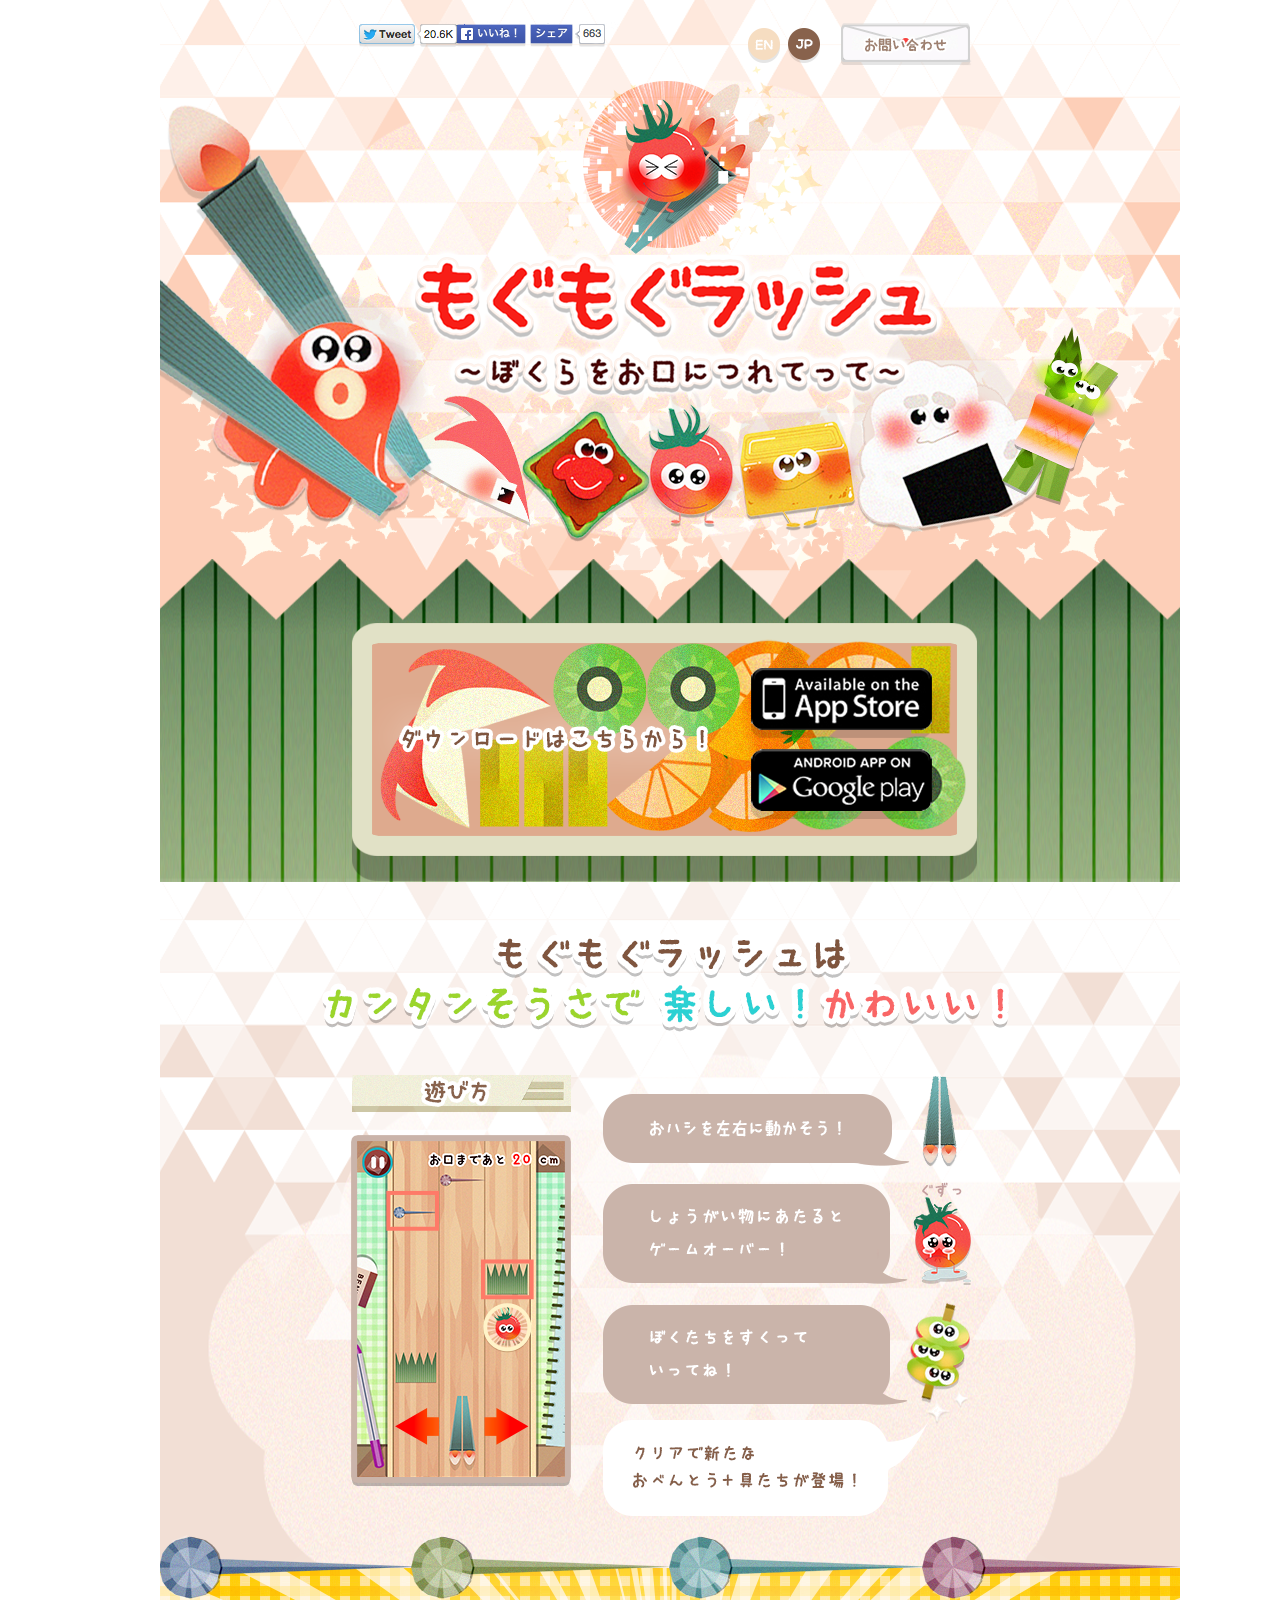
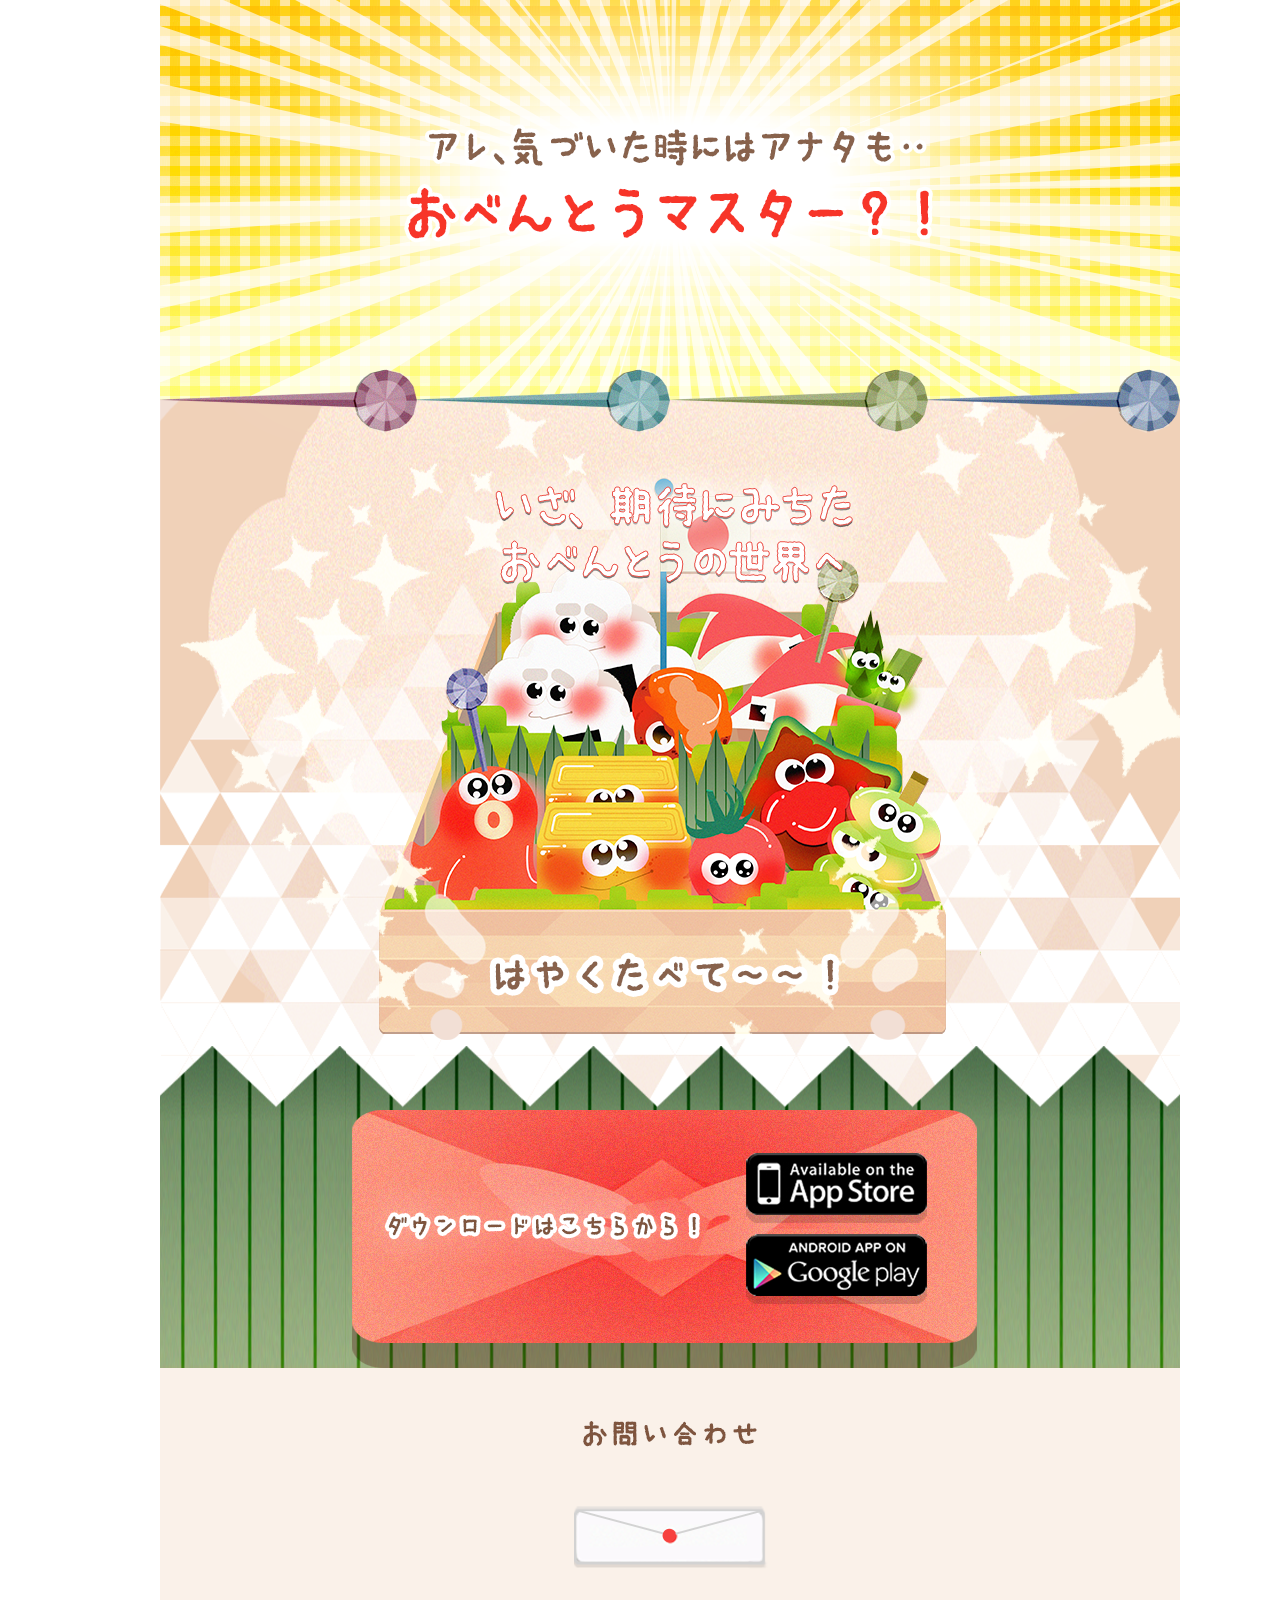
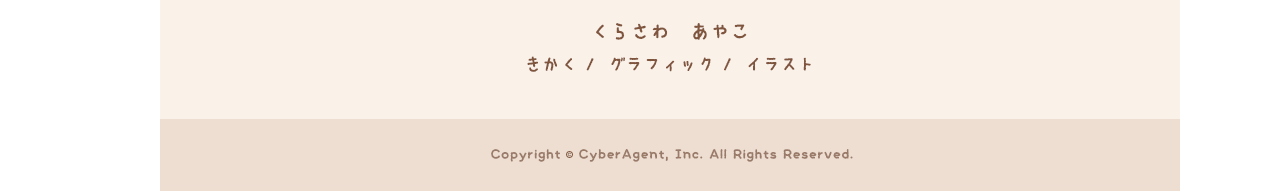
<file: ios_app/index.html>
<!DOCTYPE html>
<html lang="ja">
<head>
<meta charset="UTF-8">
<title>もぐもぐラッシュ</title>
<link rel="stylesheet" href="css/reset.css">
<style>
.lp{
	width: 960px; /*ここにLP画像の横幅をいれる*/
	margin: 0 auto;
}
</style>
</head>
<body>
<div class="lp">
	<img src="lp.png" alt="iOS App Design">
</div>
</body>
</html>
</file>
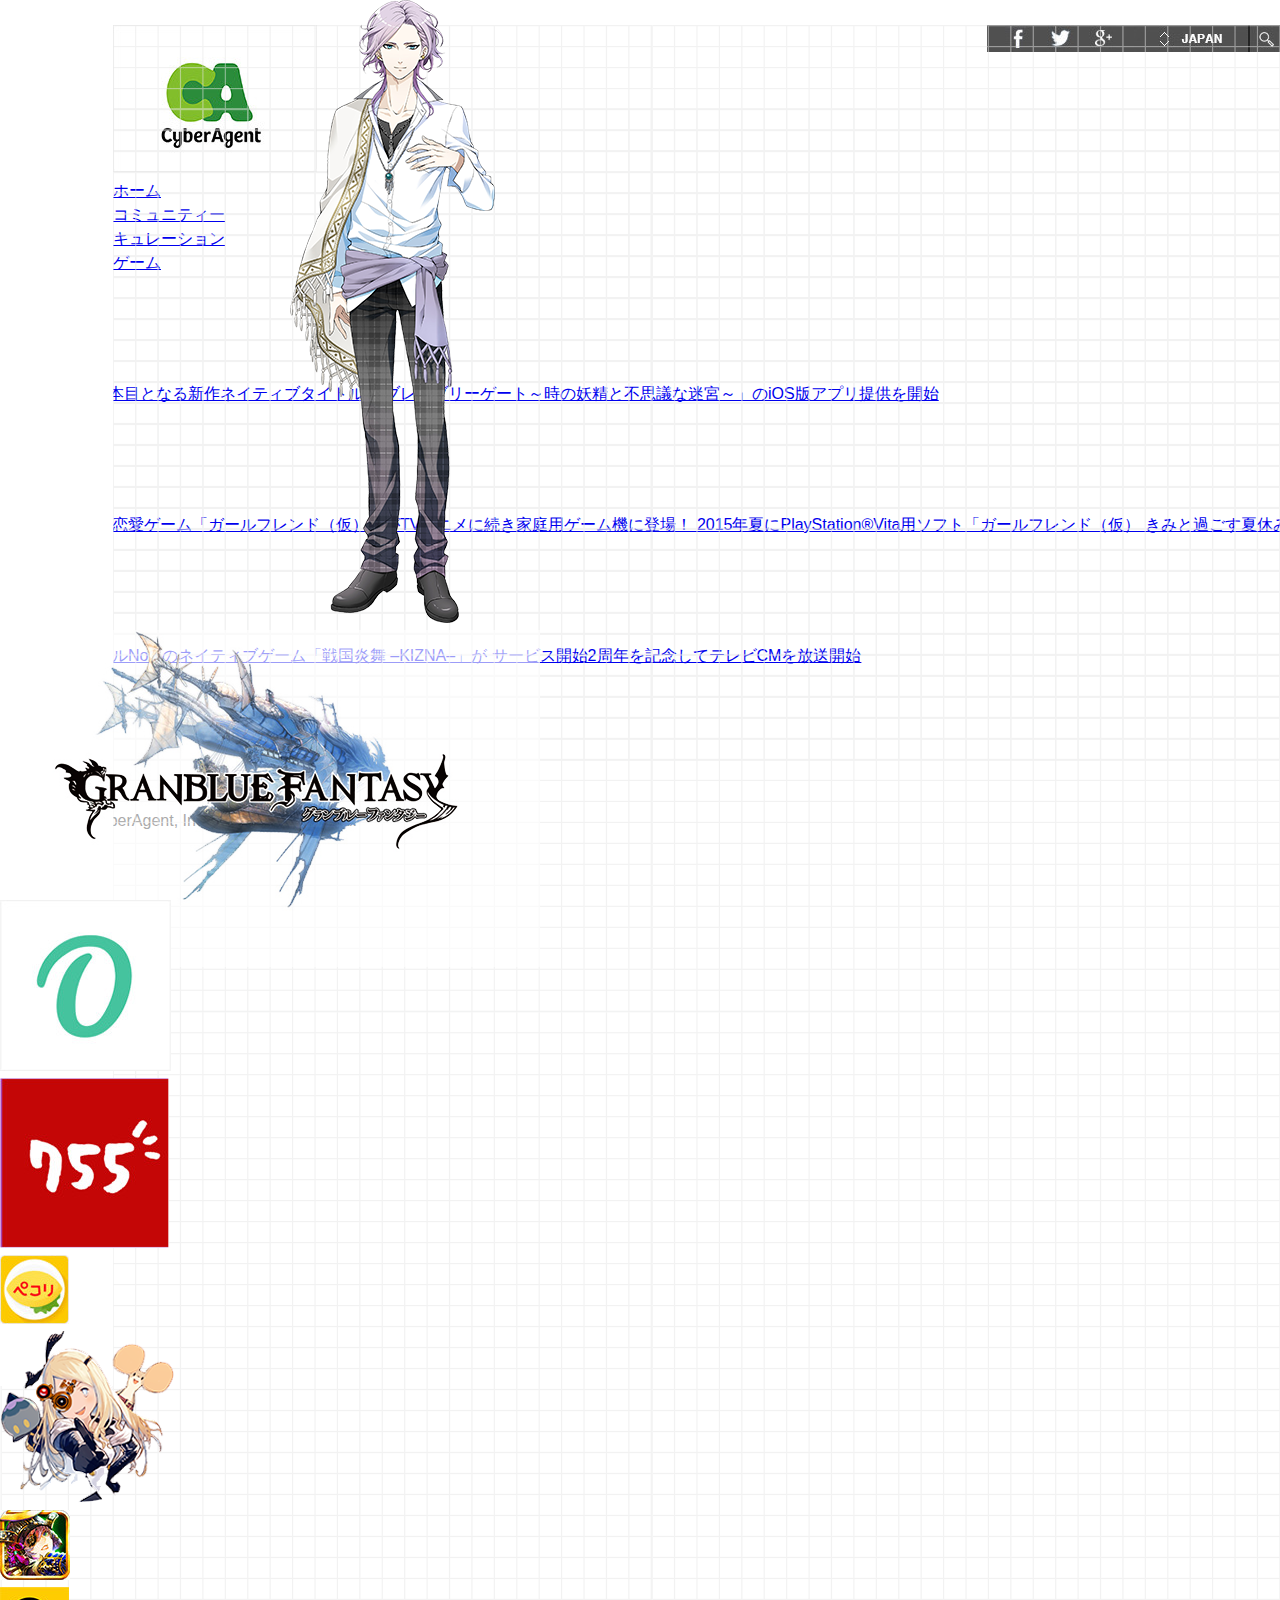
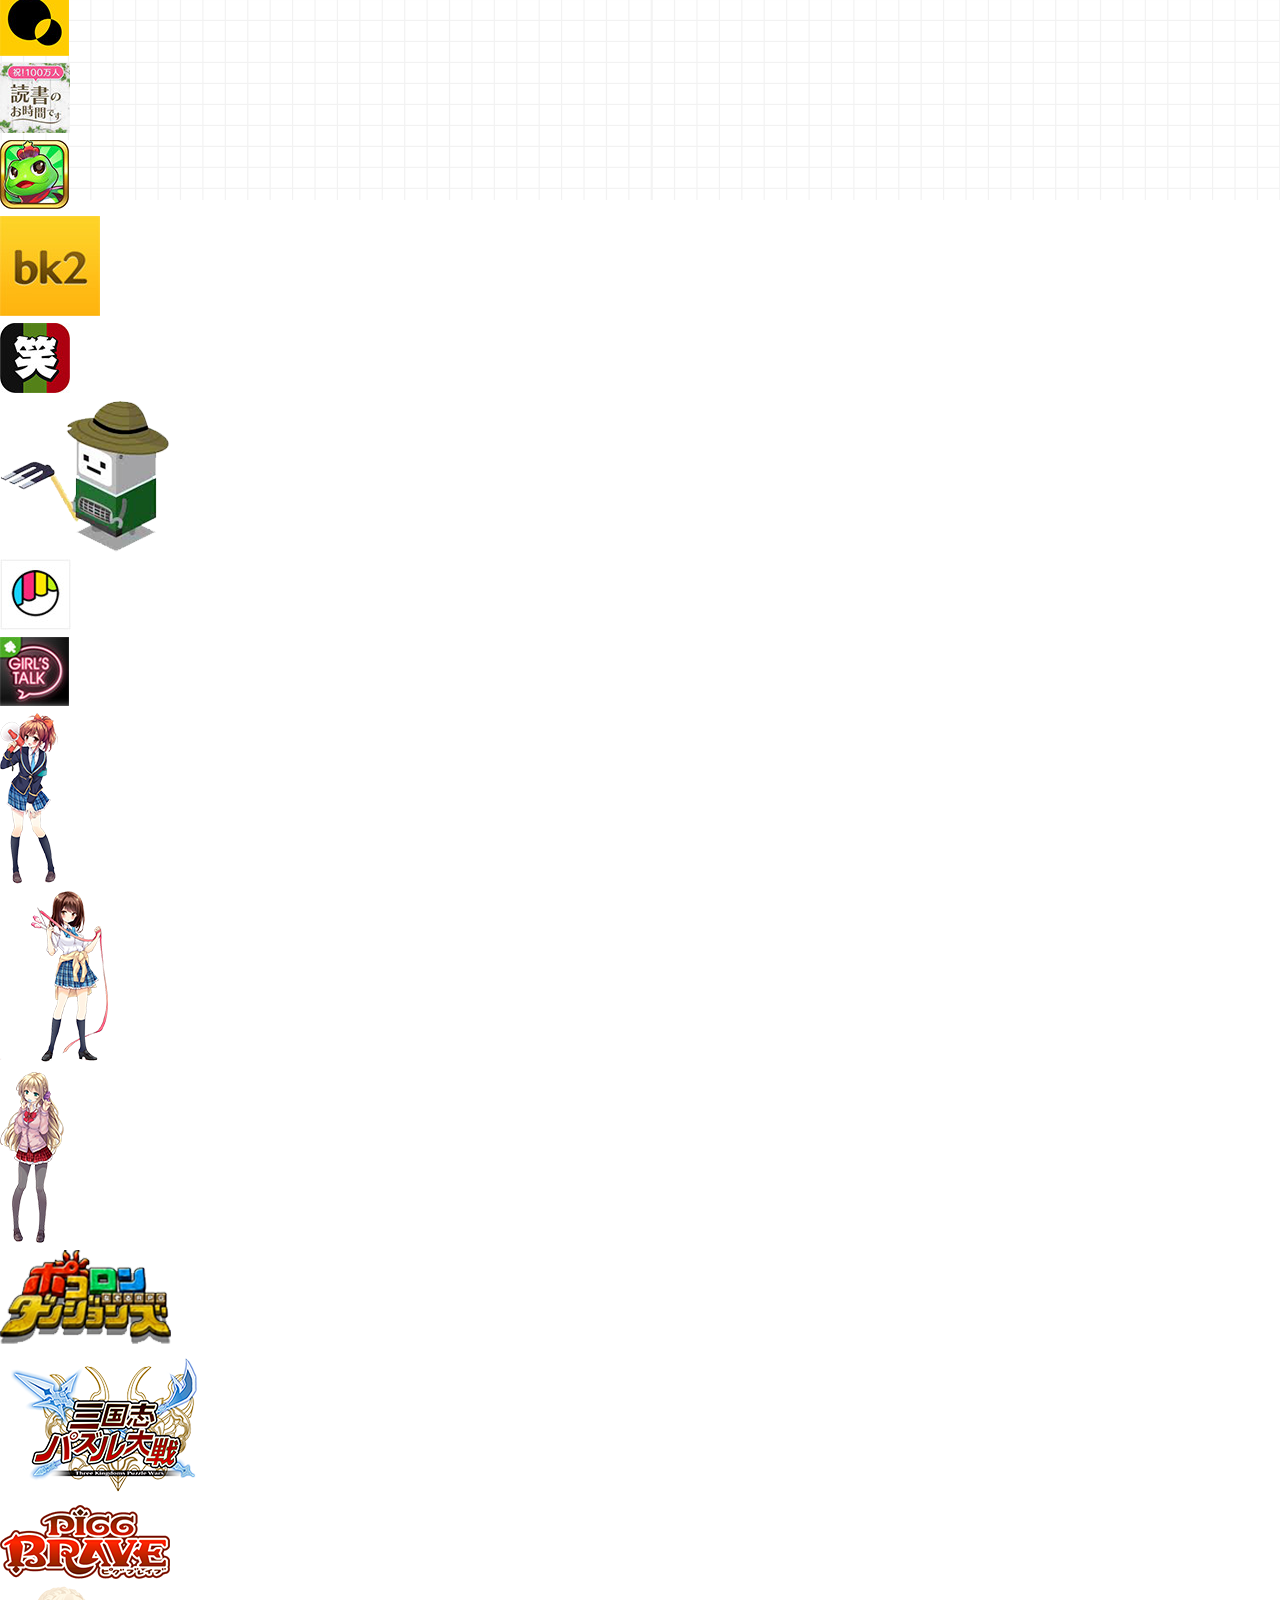
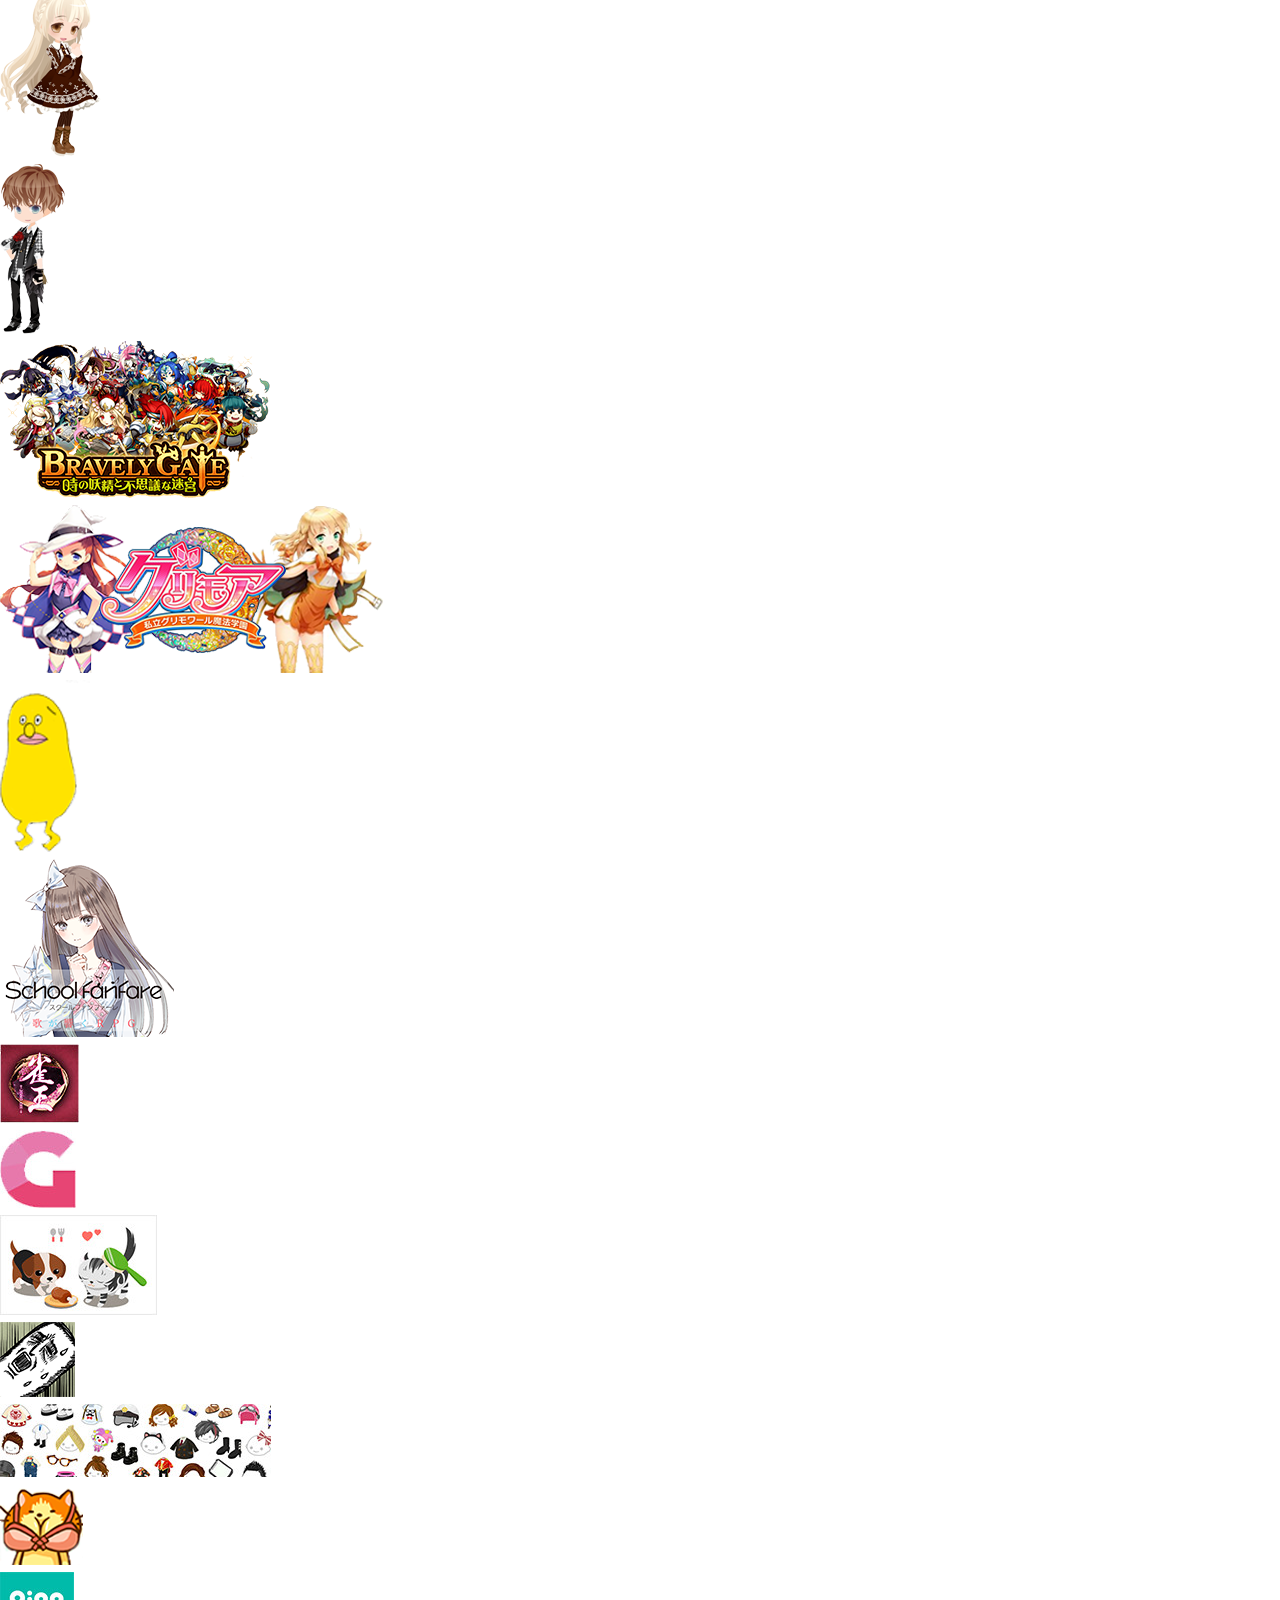
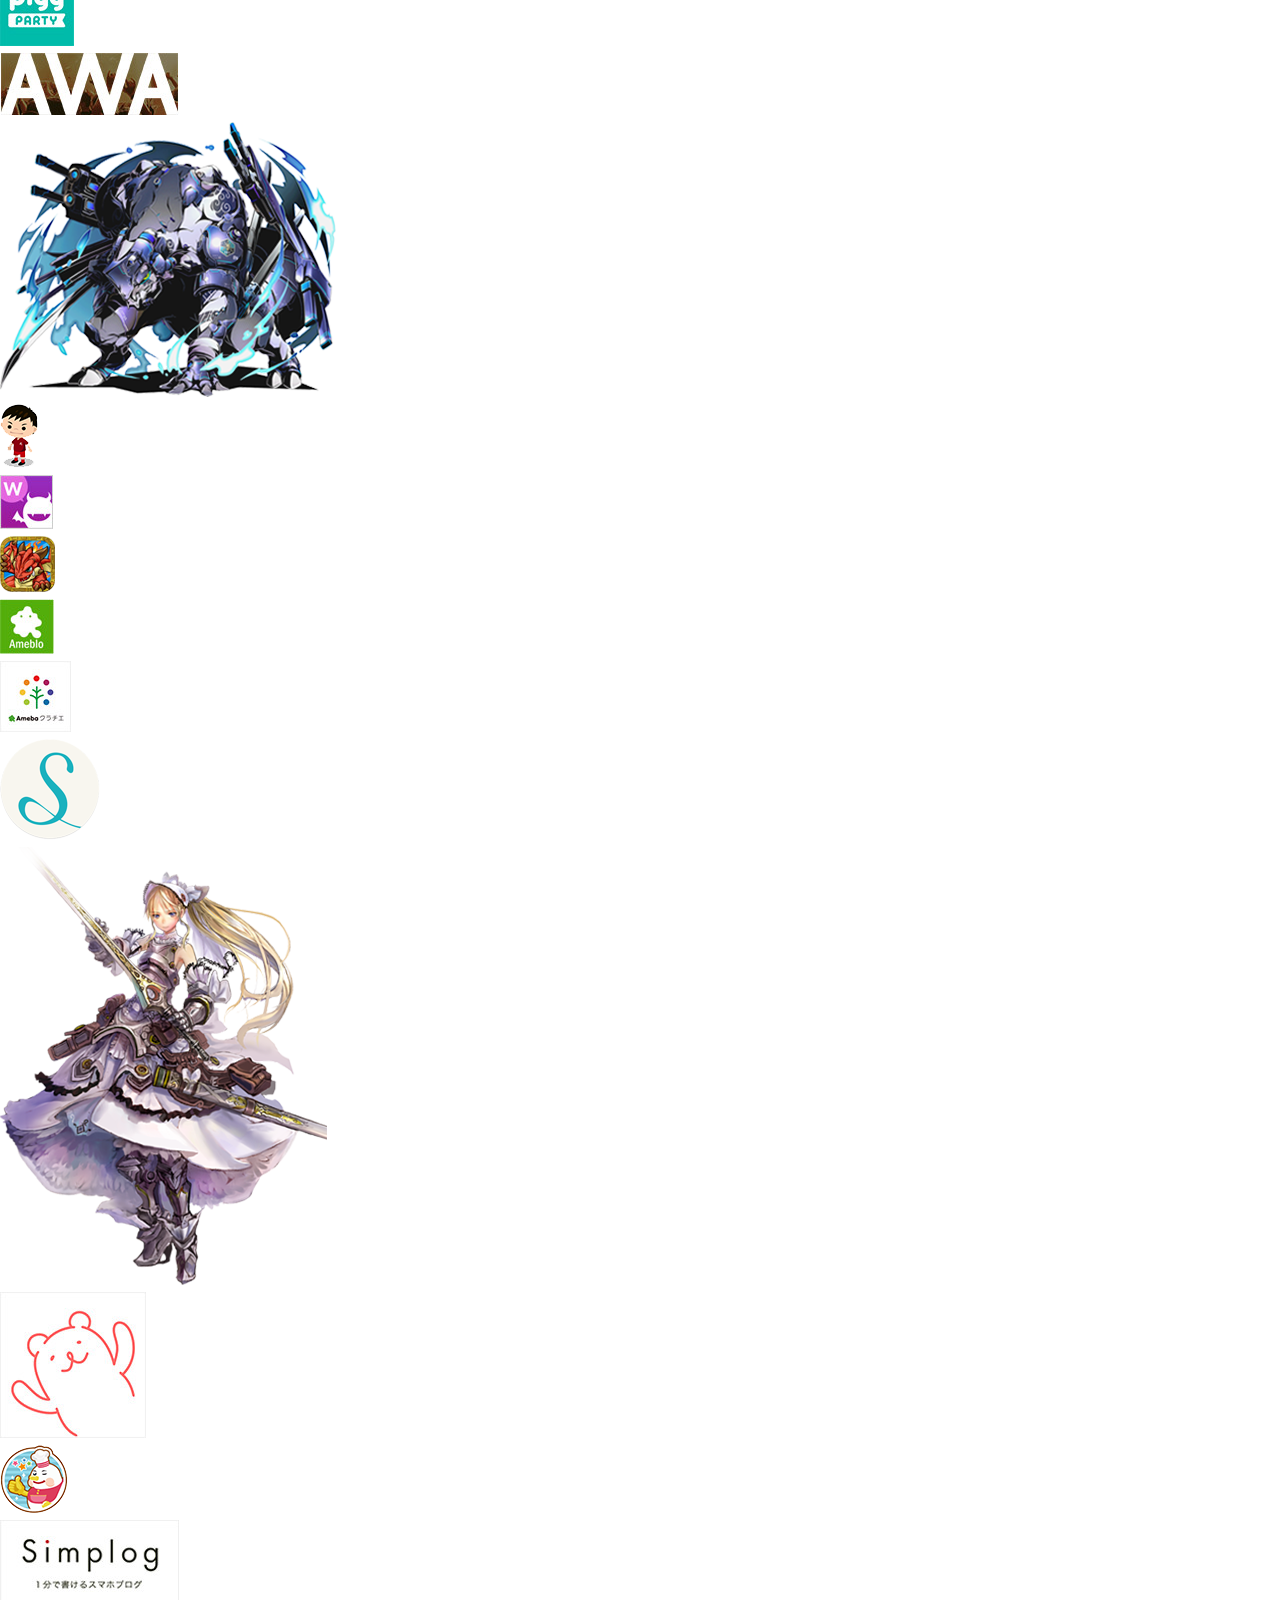
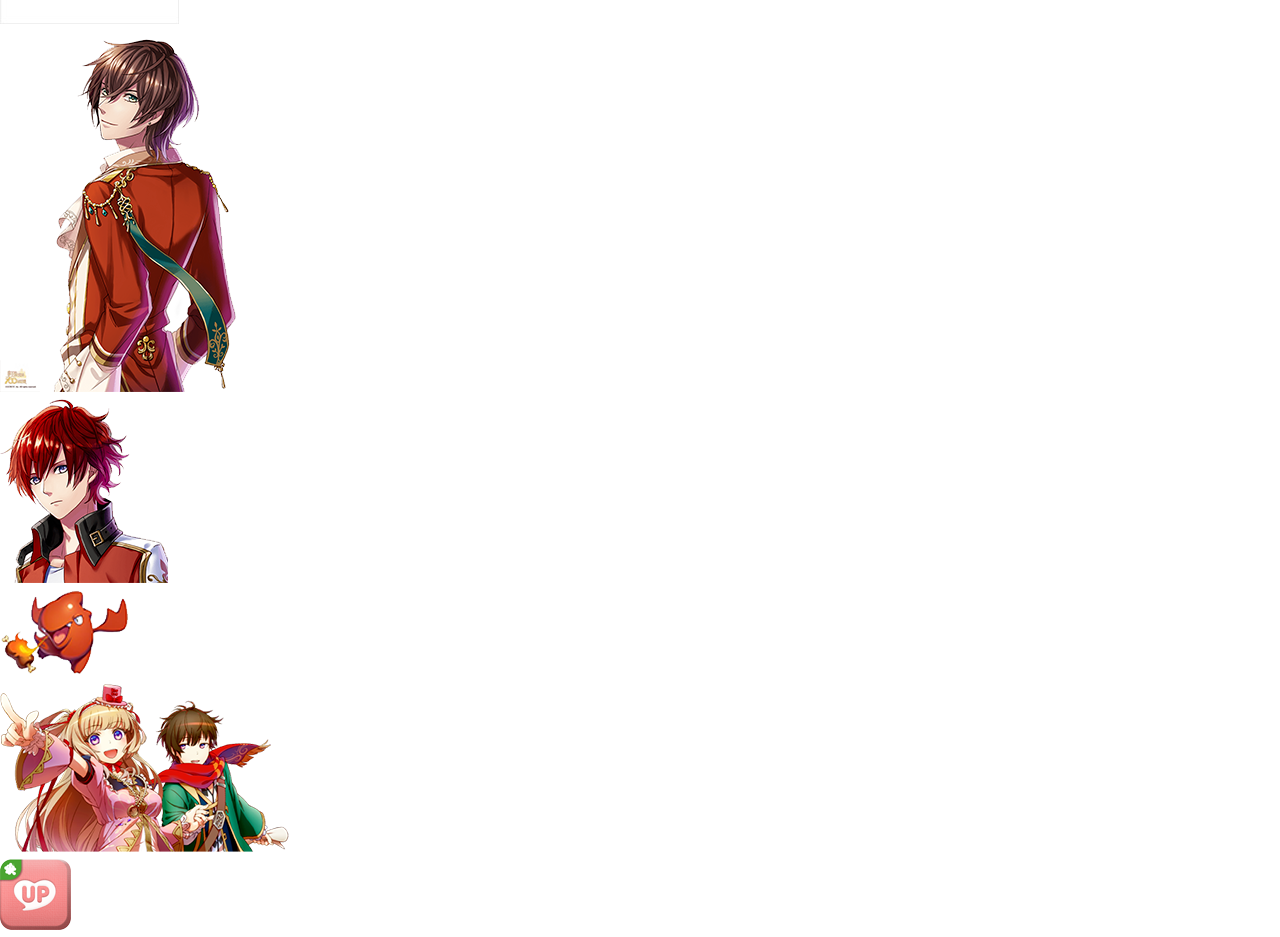
<file: CA_services/html/index.html>
<!DOCTYPE html>
<html lang="ja">
<head>
  <meta charset="UTF-8">
  <title>CYBERAGENT SERVICES 2015</title>
  <link rel="stylesheet" href="css/reset.css">
  <link rel="stylesheet" href="css/style.css">
</head>
<body>

<div class="contents0">
<header>
  <div class="sns">
    <ul>
      <li><a href="#"><img src="img/facebook.jpg" alt="Facebookアイコン"></a></li>
      <li><a href="#"><img src="img/twitter.jpg" alt="twitterアイコン"></a></li>
      <li><a href="#"><img src="img/googleplay.jpg" alt="googleplayアイコン"></a></li>
    </ul>
  </div>

  <div class="lang">
    <a href="#"><img src="img/japan.jpg" alt="言語切り替え"></a>
  </div>

  <div class="search">
    <img src="img/search.jpg" alt="検索アイコン">
  </div>
</header>

<div class="menu">
  <h1><a href="../#"><img src="img/cyberagentlogo.jpg" alt="Cyberagentロゴ"></a></h1>

  <nav class="menu-nav">
   <ul>
     <li><a href="#">ホーム</a></li>
     <li><a href="#">コミュニティー</a></li>
     <li><a href="#">キュレーション</a></li>
     <li><a href="#">ゲーム</a></li>
   </ul>
  </nav>
</div>

<div class="contents1">

  <div class="item1">
    <img src="img/BF.png" alt="BF(仮)月読さん">
  </div>
<div class="item2">
  <img src="img/bluefantasy.png" alt="グランブルーファンタジー">
</div>
<div class="item3">
  <img src="img/ownd.jpg" alt="ownd">
</div>
<div class="item4">
  <img src="img/755.jpg" alt="755">
</div>
<div class="item5">
  <img src="img/pekori.jpg" alt="ペコリ">
</div>
<div class="item6">
  <img src="img/littlenoa.png" alt="リトルノア">
</div>
<div class="item7">
  <img src="img/sengoku.jpg" alt="戦国">
</div>
<div class="item8">
  <img src="img/spotlight.jpg" alt="スポットライト">
</div>
<div class="item9">
  <img src="img/booktime.jpg" alt="読書の時間です">
</div>
<div class="item10">
  <img src="img/utuhime.jpg" alt="ウチ姫">
</div>
<div class="item11">
  <img src="img/bk2.jpg" alt="bk2">
</div>
<div class="item12">
  <img src="img/oogiri.jpg" alt="笑">
</div>
<div class="item13">
  <img src="img/fami.png" alt="ファーミー">
</div>
<div class="item14">
  <img src="img/makuake.jpg" alt="まくあけ">
</div>
<div class="item15">
  <img src="img/girlstalk.jpg" alt="ガールズトーク">
</div>
<div class="item16">
  <img src="img/GF.png" alt="GF(仮)ポニーテール">
</div>
<div class="item17">
  <img src="img/GF2.png" alt="GF(仮)リボン真ん中">
</div>
<div class="item18">
  <img src="img/GF3.png" alt="GF(仮)金髪ロング">
</div>
<div class="item19">
  <img src="img/pokoron.png" alt="ポコロンダンジョンズ">
</div>
<div class="item20">
  <img src="img/sangokusi.png" alt="三国志">
</div>
<div class="item21">
  <img src="img/piggbrave.png" alt="ピグブレイブ">
</div>
<div class="item22">
  <img src="img/poketland.png" alt="ポケットランド">
</div>
<div class="item23">
  <img src="img/poketland2.png" alt="ポケットランド2">
</div>
<div class="item24">
  <img src="img/bravelygate.png" alt="ブレイブリーゲート">
</div>
<div class="item25">
  <img src="img/gurimoa.png" alt="グリモア">
</div>
<div class="item26">
  <img src="img/mirutyo.png" alt="ミルチョ">
</div>
<div class="item27">
  <img src="img/schoolfanfare.png" alt="スクールファンファーレ">
</div>
<div class="item28">
  <img src="img/magan.jpg" alt="麻雀">
</div>
<div class="item29">
  <img src="img/gamy.jpg" alt="gamy">
</div>
<div class="item30">
  <img src="img/huggpet.jpg" alt="ハグペット">
</div>
<div class="item31">
  <img src="img/jemus.png" alt="ジェームス">
</div>
<div class="item32">
  <img src="img/pigggotya.jpg" alt="ピグごちゃ">
</div>
<div class="item33">
  <img src="img/titineko.png" alt="ちちねこ">
</div>
<div class="item34">
  <img src="img/piggparty.jpg" alt="ピグパーティー">
</div>
<div class="item35">
  <img src="img/AWA.jpg" alt="AWA">
</div>
<div class="item36">
  <img src="img/mirion.png" alt="ミリオンチェイン">
</div>
<div class="item37">
  <img src="img/pigg.png" alt="ピグ">
</div>
<div class="item38">
  <img src="img/detox.jpg" alt="デトックス">
</div>
<div class="item39">
  <img src="img/doragonstorike.png" alt="ドラゴンストライク">
</div>
<div class="item40">
  <img src="img/ameburo.jpg" alt="アメブロ">
</div>
<div class="item41">
  <img src="img/kuratie.jpg" alt="クラチエ">
</div>
<div class="item42">
  <img src="img/bys.png" alt="bys">
</div>
<div class="item43">
  <img src="img/tenku.png" alt="天空のクリスタリア">
</div>
<div class="item44">
  <img src="img/w.jpg" alt="w">
</div>
<div class="item45">
  <img src="img/piggkitchen.png" alt="ピグキッチン">
</div>
<div class="item46">
  <img src="img/simple.jpg" alt="シンプル">
</div>
<div class="item47">
  <img src="img/yume100.png" alt="夢100">
</div>
<div class="item48">
  <img src="img/yume100_2.png" alt="夢100アヴィ">
</div>
<div class="item49">
  <img src="img/sugoroku.png" alt="スゴロクモンスターズ">
</div>
<div class="item50">
  <img src="img/roihura.png" alt="ロイフラ">
</div>
<div class="item51">
  <img src="img/girlsup.png" alt="ガールズアップ">
</div>
</div>

<div class="title">
  <h2>CYBERAGENT<br>
      SERVICES<br>
      2015
  </h2>
</div>

<div class="masage">
  <h2>TAKE<br>
    YOUR<br>
    PICK!
  </h2>
</div>

<div class="new">
  <section>
  <h2>お知らせ</h2>
  <p><a href="#">一覧はこちら</a></p>
  <img src="img/TOP.jpg" alt="トップへ">

  <ul>
  <li>
    <h3><a href="#"><img src="img/osirase1.jpg" alt="ブレイブリーゲートアイコン"></a></h3>
    <p><a href="#">「Ameba」が7本目となる新作ネイティブタイトル 「ブレイブリーゲート～時の妖精と不思議な迷宮～」のiOS版アプリ提供を開始</a></p>
  </li>

  <li>
    <h3><a href="#"><img src="img/osirase2.jpg" alt="GF(仮)アイコン"></a></h3>
    <p><a href="#">スマホ向け学園恋愛ゲーム「ガールフレンド（仮）」がTVアニメに続き家庭用ゲーム機に登場！ 2015年夏にPlayStation®Vita用ソフト「ガールフレンド（仮） きみと過ごす夏休み」を発売</a></p>
  </li>

  <li>
    <h3><a href="#"><img src="img/osirase3.jpg" alt="戦国アイコン"></a></h3>
    <p><a href="#">「戦国」ジャンルNo.1のネイティブゲーム「戦国炎舞 –KIZNA–」が サービス開始2周年を記念してテレビCMを放送開始</a></p>
  </li>
  </ul>
  </section>
</div>

<footer>
<div class="footer-nav">
  <nav>
    <ul>
      <li><a href="#">ホーム</a></li>
      <li><a href="#">コミュニティー</a></li>
      <li><a href="#">キュレーション</a></li>
      <li><a href="#">ゲーム</a></li>
    </ul>
  </nav>
</div>

  <h2><a href="../#"><img src="img/logo.png" alt="企業ロゴ"></a></h2>
  <p><small>Copyright © CyberAgent, Inc. All Rights Reserved.</small></p>
</footer>
</div>

　
</body>
</html>
</file>
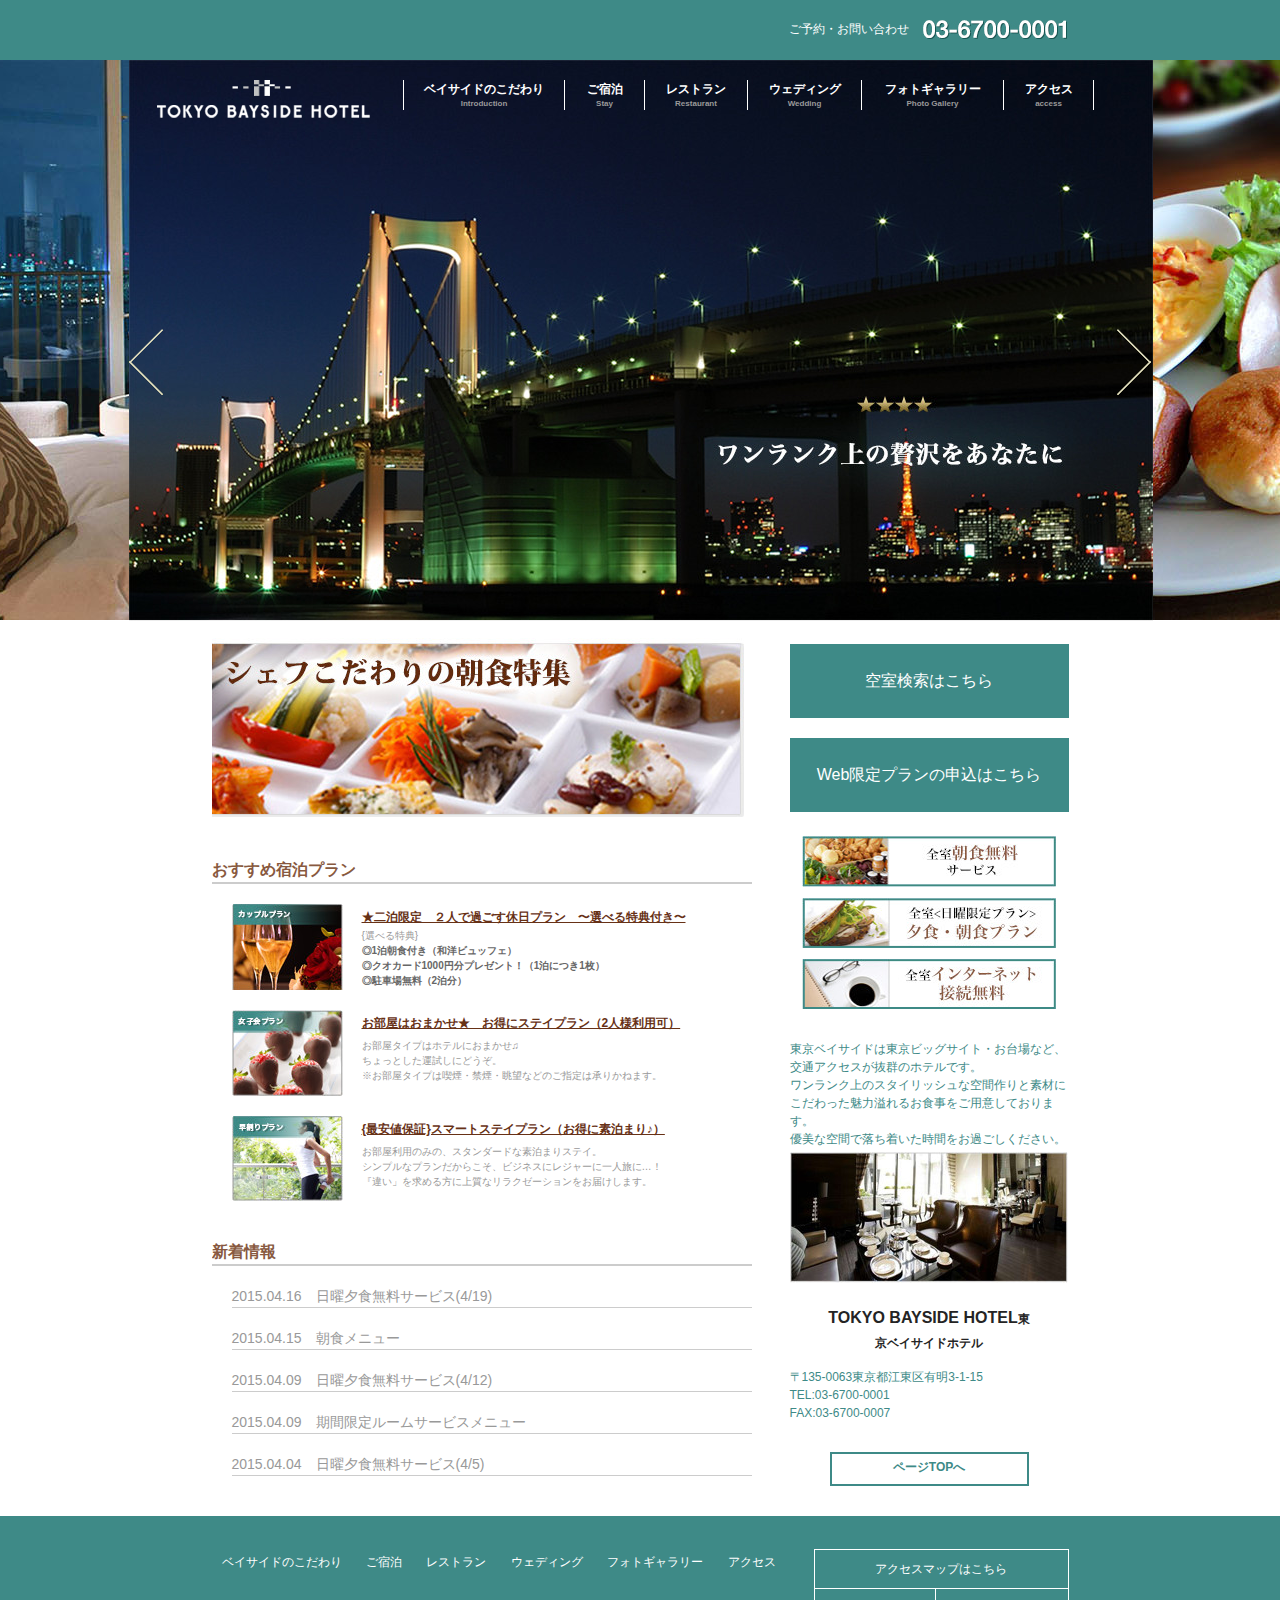
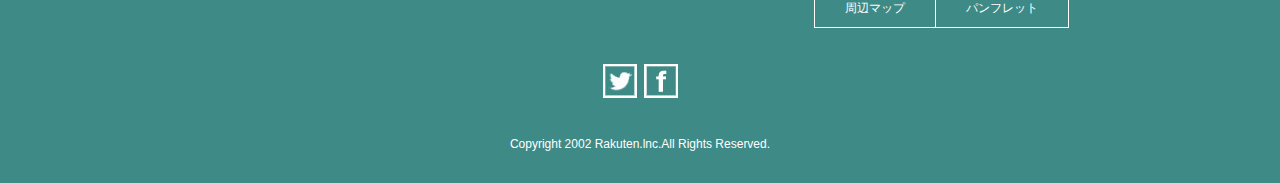
<file: hotel/html/index.html>
<!DOCTYPE html>
<html lang="ja">
<head>
  <meta charset="UTF-8">
  <title>東京ベサイドホテル</title>
  <link rel="stylesheet" href="css/reset.css">
  <link rel="stylesheet" href="css/style.css">
</head>
<body>

<header>
  <div class="contents0">
    <div class="tel">
      <p class="reserve">ご予約・お問い合わせ</p>
      <p class="number"><a href="#"><img src="img/tel.jpg" alt="03-6700-0001"></a></p>
    </div>
  </div>
</header>

<div class="key-visual">
  <div class="main-visual">
    <h1><a href="../#"><img src="img/logo.png" alt="東京ベイサイドホテル"></a></h1>
    <img src="img/main.jpg" alt="main-visual">
    </div>
      <nav class="header-nav">
        <ul>
          <li><a href="#">ベイサイドのこだわり<span>Introduction</span></a></li>
          <li><a href="#">ご宿泊<span>Stay</span></a></li>
          <li><a href="#">レストラン<span>Restaurant</span></a></li>
          <li><a href="#">ウェディング<span>Wedding</span></a></li>
          <li><a href="#">フォトギャラリー<span>Photo Gallery</span></a></li>
          <li><a href="#">アクセス<span>access</span></a></li>
        </ul>
      </nav>
    <p><img src="img/buckvisual.jpg" alt="背景画像"></p>

    <div class="yajiruskimigi"><img src="img/yajirusi_.png" alt="右へ向かう矢印"></div>
    <div class="yajirusihidari"><img src="img/yajirusihidari.png" alt="左へ向かう矢印"></div>
</div><!-- main-visual  -->

<div class="contents0">
  <div class="contents1">
    <p class="breakfast"><a href="#"><img src="img/breakfast.jpg" alt="朝食特集"></a></p>
  <div class="plun">
      <section>
        <h2>おすすめ宿泊プラン</h2>

      <ul>
      <li>
          <div class="couple-plun1">
          <h3><a href="#">★二泊限定　２人で過ごす休日プラン　〜選べる特典付き〜</a></h3>
          <dl>
            <dt>{選べる特典} </dt>
              <dd>◎1泊朝食付き（和洋ビュッフェ）</dd>
              <dd>◎クオカード1000円分プレゼント！（1泊につき1枚）</dd>
              <dd>◎駐車場無料（2泊分）</dd>
          </dl>
          </div>

          <div class="couple-plun2">
          <a href="#"><img src="img/couple.jpg" alt="カップルプラン"></a>
          </div>
       </li>

        <li>
          <div class="girls-plun1">
          <h3><a href="#">お部屋はおまかせ★　お得にステイプラン（2人様利用可）</a></h3>
          <p>お部屋タイプはホテルにおまかせ♫ <br>
             ちょっとした運試しにどうぞ。 <br>
             ※お部屋タイプは喫煙・禁煙・眺望などのご指定は承りかねます。 <br>
          </p>
          </div>

          <div class="girls-plun2">
          <a href="#"><img src="img/girls.jpg" alt="女子会プラン"></a>
          </div>
        </li>

        <li>
          <div class="fast-plun1">
          <h3><a href="#">{最安値保証}スマートステイプラン（お得に素泊まり♪）</a></h3>
          <p>お部屋利用のみの、スタンダードな素泊まりステイ。 <br>
             シンプルなプランだからこそ、ビジネスにレジャーに一人旅に…！ <br>
             『違い」を求める方に上質なリラクゼーションをお届けします。 <br>
          </p>
          </div>

          <div class="fast-plun2">
          <a href="#"><img src="img/fast.jpg" alt="早割りプラン"></a>
          </div>
        </li>
      </ul>
      </section>
    </div>


    <div class="new">
        <section>
        <h2>新着情報</h2>
          <ul>
            <li><a href="#">2015.04.16　日曜夕食無料サービス(4/19)</a></li>
            <li><a href="#">2015.04.15　朝食メニュー</a></li>
            <li><a href="#">2015.04.09　日曜夕食無料サービス(4/12)</a></li>
            <li><a href="#">2015.04.09　期間限定ルームサービスメニュー</a></li>
            <li><a href="#">2015.04.04　日曜夕食無料サービス(4/5)</a></li>
          </ul>
        </section>
      </div>
  </div>

  <div class="contents2">

    <div class="sarch">
      <ul>
        <li><a href="#">空室検索はこちら</a></li>
        <li><a href="#">Web限定プランの申込はこちら</a></li>
      </ul>
    </div>

    <div class="free">
      <ul>
        <li><a href="#"><img src="img/free.jpg" alt="全室朝食無料サービス"></a></li>
        <li><a href="#"><img src="img/sunday.jpg" alt="全室『日曜限定プラン』夕食・朝食プラン"></a></li>
        <li><a href="#"><img src="img/cofee.jpg" alt="全室インターネット無料"></a></li>
      </ul>

    <div class="hotel">
      <p>東京ベイサイドは東京ビッグサイト・お台場など、交通アクセスが抜群のホテルです。 <br>
        ワンランク上のスタイリッシュな空間作りと素材にこだわった魅力溢れるお食事をご用意しております。 <br>
        優美な空間で落ち着いた時間をお過ごしください。 <br>
      </p>

    <img src="img/hotel.jpg" alt="ホテル外観">

      <section>
        <h2>TOKYO BAYSIDE HOTEL<span>東京ベイサイドホテル</span></h2>
        <p>〒135-0063東京都江東区有明3-1-15 <br>
           TEL:03-6700-0001 <br>
           FAX:03-6700-0007 <br>
        </p>
      </section>
    </div>
  </div>
  <p class="contents-link"><a href="#">ページTOPへ</a></p>
</div><!-- contents2 -->
</div><!-- contents0 -->

<footer>
  <div class="nav-access">
      <nav class="footer-nav">
        <ul>
          <li><a href="#">ベイサイドのこだわり</a></li>
          <li><a href="#">ご宿泊</a></li>
          <li><a href="#">レストラン</a></li>
          <li><a href="#">ウェディング</a></li>
          <li><a href="#">フォトギャラリー</a></li>
          <li><a href="#">アクセス</a></li>
        </ul>
      </nav>

      <table class="access">
        <tr>
          <th colspan="2">アクセスマップはこちら</th>
          </tr>
          <tr>
            <td>周辺マップ</td>
            <td>パンフレット</td>
         </tr>
      </table>
  </div>

    <ul class="link">
      <li class="twitter"><a href="#"><img src="img/twitter.jpg" alt="twitter"></a></li>
      <li class="facebook"><a href="#"><img src="img/facebook.jpg" alt="facebook"></a></li>
    </ul>

    <p class="copyright">
      <small>Copyright 2002 Rakuten.lnc.All Rights Reserved.</small>
    </p>
</footer>
</body>
</html>
</file>
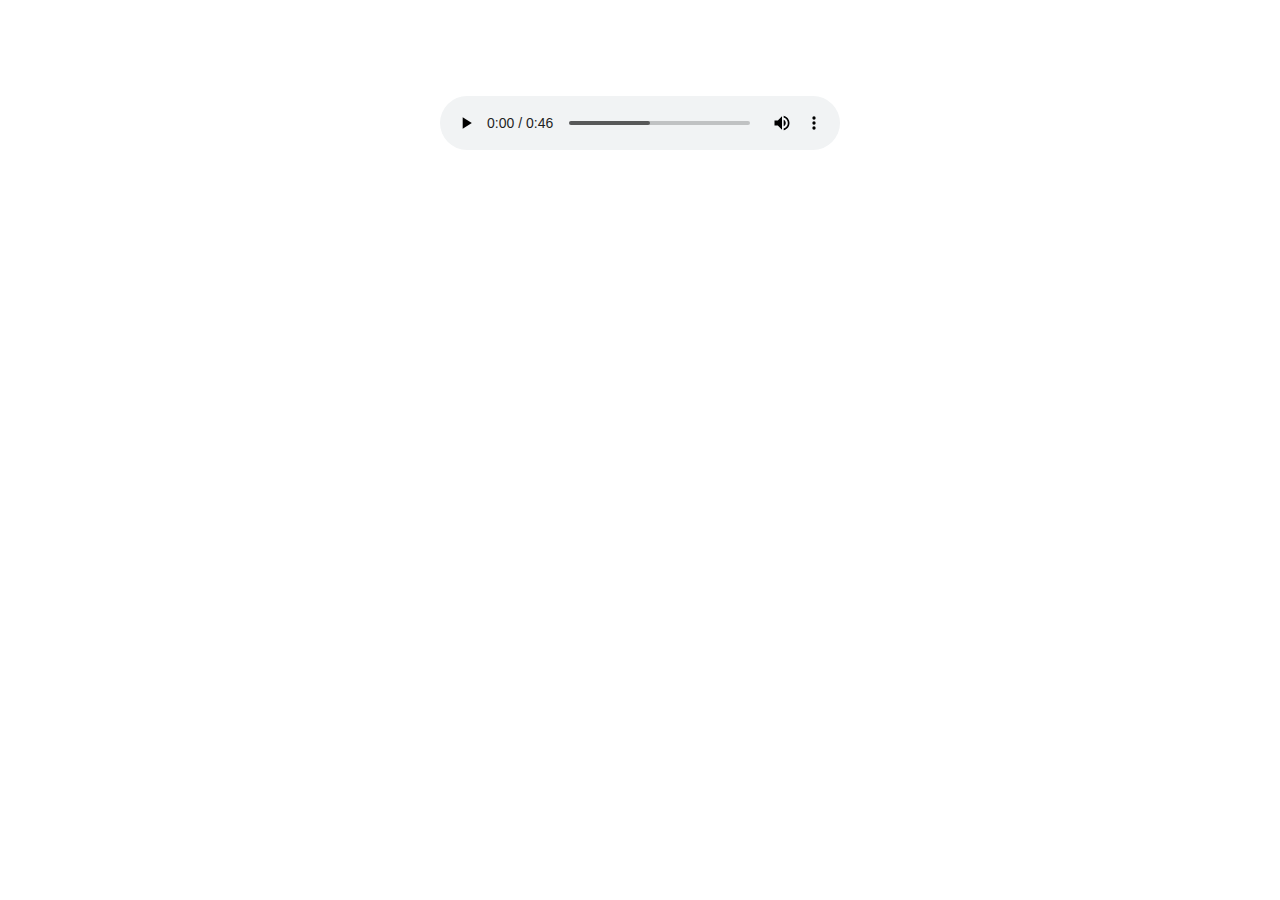
<file: ios_app/movie.html>
<!DOCTYPE html>
<html lang="ja">
<head>
<meta charset="UTF-8">
<title>もぐもぐラッシュ</title>
<link rel="stylesheet" href="css/reset.css">
<style>
.movie{
	width: 400px; /*ここに動画の横幅をいれる*/
	margin: 0 auto;
}
video{
	width: 400px; /*ここに動画の横幅をいれる*/
}
</style>
</head>
<body>
<div class="movie">
	<video autoplay loop="loop" controls>
		<source src="movie.mp4" type="video/mp4">
	</video>
</div>
</body>
</html>
</file>
<file: CA_services/html/css/style.css>
body{
  font-family: sans-serif;
  line-height: 1.5;
  color: #242424;
}

/*---------------------------------------------------------------------------
　ヘッダー
----------------------------------------------------------------------------*/

.contents0{
  width: 1400px;
  height: 1800px;
  position: relative;
}

header{
  background-color: #242424;
  height: 27px;
  width: 295px;
  margin-top: 25px;
  margin-left: 987px;
  overflow: hidden;
  position: absolute;
  z-index: 10px;
}

.sns{
  background-color: #505050;
  height: 27px;
  width: 147px;
  float: left;
}

.sns ul{
  margin-left: 18px;
}

.sns li{
  height: 27px;
  width: 27px;
  float: left;
  margin-right: 15px;
}

.lang{
  height: 27px;
  width: 114px;
  float: left;

}

.search{
  height: 27px;
  width: 32px;
  float: right;
}

.menu{
  position: absolute;
  z-index: 20px;
  margin-top: 25px;
  margin-left: 113px;
}

.contents1{
  width: 1400px;
  height: 1800px;
  background: url(../img/grid.png) no-repeat top center;
  position: absolute;
  z-index: 2px;
}

.grid{
  position:absolute;
  z-index: 3px;
  margin-top: 0px;
}
.item1{
  margin-left: 290px;
}

.item2{
  width: 400x;
  height: 270px;
  margin-top: 0px;

}
</file>
<file: hotel/html/css/style.css>
body{
  font-family: sans-serif;
  line-height: 1.5;
  color: #242424;
}

/*ヘッダー*/
header{
  background-color: #3e8a87;
  height: 60px;
  overflow: hidden;
}

.reserve{
  color: #ffffff;
  font-size: 12px;
  font-family: Hiragino Kaku Gothic Pro;
  margin-top: 20px;
  float: left;
  margin-left: 120px;
  /* float: left; */
/*  margin-top: 20px;
  margin-right: 346px;*/
}

.number{
  width: 149px;
  float: right;
  margin-top: 20px;
  /* float: right; */
}

.tel{
  width: 400px;
  height: 40px;
  float: right;
  overflow: hidden;
}

/*メイン画面*/
.key-visual{
  position: relative;
  margin: 0 auto;
  width: 1022px;
  height: 560px;
}

.main-visual{
  position: absolute;
  top: 0;
  left: 0;
  z-index: 0;
}

.main-visual h1{
  width: 100px;
  float: right;
  margin: 20px 28px;
  position: absolute;
  z-index: 10;
}

.main-visual img{
  position: absolute;
  z-index: 3;
}



.key-visual p img{
  z-index: 1;
  margin: 0px -262px 0px;
/*  background-image: url("../img/main.jpg");
  background-size:cover;
  background-repeat: no-repeat;
  background-position: center center;*/
}



.yajiruskimigi{
  position: absolute;
  top: 269px;
  right: 0;
  z-index: 30;
}

.yajirusihidari{
  position: absolute;
  top: 269px;
  left: 0;
  z-index: 30;
}

/*ナビゲーション*/
.header-nav{
  position: absolute;
  z-index: 10;
  height: 60px;
  overflow: hidden;
  width: 1024px;
}

.header-nav ul{
  width: 691px;
  list-style-type: none;
/*  margin: 20px 0px 0px 270px;*/
  position: absolute;
  left: 274px;
  top: 20px;
  padding-left: 0px;
  padding-right: 0px;
}

.header-nav ul li{
  font-size: 12px;
  font-weight: bolder;
  text-align: center;
  border-left: solid 1px #ffffff;
  float: left;
}

.header-nav ul li:last-child{
  margin-right: 0px;
  border-right: solid 1px #ffffff;
}

.header-nav ul li a{
  text-decoration: none;
  color: #ffffff;
  display: block;
}

.header-nav ul li:nth-child(1){
  width: 160px;
}

.header-nav ul li:nth-child(2){
  width: 79px;
}

.header-nav ul li:nth-child(3){
  width: 102px;
}

.header-nav ul li:nth-child(4){
  width: 113px;
}

.header-nav ul li:nth-child(5){
  width: 141px;
}

.header-nav ul li:nth-child(6){
  width: 89px;
}
.header-nav ul li a span{
  color: #999999;
  font-size: 8px;
  display: block;
/*   position: absolute;
top: 18px;
left: 6px; */
}

.contents0{
  width: 857px;
  margin: 0 auto;
  overflow: hidden;
}

.contents1{
  width: 540px;
  float: left;
}

.contents2{
  width: 279px;
  float: right;
}

/*朝食特集*/
.breakfast img{
  margin-top: 2px;
  margin-left: -20px;
}

/*宿泊プラン*/
.plun{
  width: 540px;
  margin: 34px 0px 0px;
}

.plun h2{
  color: #885940;
  border-bottom: 2px solid #cccccc;
}
.plun h3{
  color: #673116;
}

.plun li{
  width: 540px;
  margin: 20px 20px 0px;
  overflow: hidden;
}

.couple-plun1{
  float: right;
  width: 410px;
  height: 86px;
}

.couple-plun1 a{
  color: #673116;
  font-size: 12px;
}

.couple-plun1 dt{
  color: #999999;
  font-size: 10px;
}

.couple-plun1 dd{
  color: #676767;
  font-size: 10px;
  font-weight: bold;
}

.couple-plun2{
  float: left;
  margin: 0;
  width: 110px;
  height: 86px;
}

.girls-plun1{
  float: right;
  width: 410px;
  height: 86px;
}

.girls-plun1 a{
  color: #673116;
  font-size: 12px;
  width: 110px;
}
.girls-plun1 p{
  color: #999999;
  font-size: 10px;
  margin-top: 4px;
}

.girls-plun2{
  float: left;
  width: 110px;
  height: 86px;
}

.fast-plun1{
  float: right;
  width: 410px;
  height: 86px;
}

.fast-plun1 a{
  color: #673116;
  font-size: 12px;
}

.fast-plun1 p{
  color: #999999;
  font-size: 10px;
  margin-top: 4px;
}

.fast-plun2{
  float: left;
  width: 110px;
  height: 86px;
}

.fast-plun2 a{
  margin-left: 0px;
}

/*新着情報*/
.new h2{
  color: #885940;
  margin-top: 38px;
  border-bottom: 2px solid #cccccc;
}

.new ul{
  color: #999999;
  font-size:  14px;
  margin-left: 20px;
}

.new ul li{
  color: #999999;
  text-decoration: none;
  margin: 20px auto;
  border-bottom: 1px solid #cccccc;
}

.new ul li a{
  text-decoration: none;
  color: #999999;
}

/*空室検索・WEBから予約*/
.sarch ul{
  margin-top: 24px;
  text-align: center;
}

.sarch ul li{
  background-color: #3e8a87;
  padding: 25px 24px;
  margin-bottom: 20px;
  box-shadow: 3px 0px #cccccc;
}

.sarch ul li a{
  color: #ffffff;
  font-size: 16px;
  text-decoration: none;
}

/*朝食プラン*/
.free{
  margin-top: 4px;
  text-align: center;
}

.free img{
  margin-top: 4px;
}


/*ホテル紹介*/
.hotel{
  margin-top: 24px;
}

.hotel p{
  color: #3e8a87;
  font-size: 12px;
  text-decoration: none;
  margin-top: 14px;
  clear:both;
  text-align: left;
}

.httel img{
  margin-top: 20px;
}

.hotel h2{
  color: #242424;
  font-size: 16px;
  margin: 16px 34px 0px;
}

.hotel h2 span{
  font-size: 12px;
  position: relative;
}

/*TOPへ戻る*/
.contents-link{
  background-color: #ffffff;
  height: 34px;
  border: solid 2px #3e8a87;
  -webkit-box-sizing: border-box;
  -moz-box-sizing: border-box;
  text-align: center;
  margin: 30px 40px;
}

.contents-link a{
  color: #3e8a87;
  text-decoration: none;
  font-size: 12px;
  font-weight: bold;
  padding: 10px 0;
}

/*フッター*/
footer{
  background-color: #3e8a87;
  margin: 0;
  overflow: hidden;
  text-align: center;
}

.nav-access{
  width: 857px;
  margin: 33px auto 0;
}

.footer-nav{
  float: left;
  margin-bottom: 187px;
  position: absolute;
  z-index: 10;
}

.footer-nav ul{
  list-style-type: none;
  padding-left: 0px;
  padding-right: 0px;
  overflow: hidden;
}

.footer-nav ul li{
  display: inline;
  font-size: 12px;
  padding-left: 10px;
  padding-right: 10px;
}

.footer-nav ul li:last-child{
  margin-right: 0px;
}

.footer-nav ul li a{
  text-decoration: none;
}

.footer-nav ul li a{
  color: #ffffff;
}

.access{
  border: solid 1px #ffffff;
  float: right;
  color: #ffffff;
}

.access th{
  border: solid 1px #ffffff;
  font-size: 12px;
  font-weight: lighter;
  color: #ffffff;
  padding: 10px 30px;
}

.access td{
  border: solid 1px #ffffff;
  font-size: 12px;
  padding: 10px 30px;
}

.link{
  width: 75px;
  margin: 0 auto;
  clear: both;
}

.link li{
  margin-top: 36px;
}

.twitter{
  float: left;
}

.facebook{
  float: right;
  margin-bottom: 30px;
}

.copyright{
  clear:both;
  font-size: 12px;
  color: #ffffff;
  margin-bottom: 30px;
}
</file>
